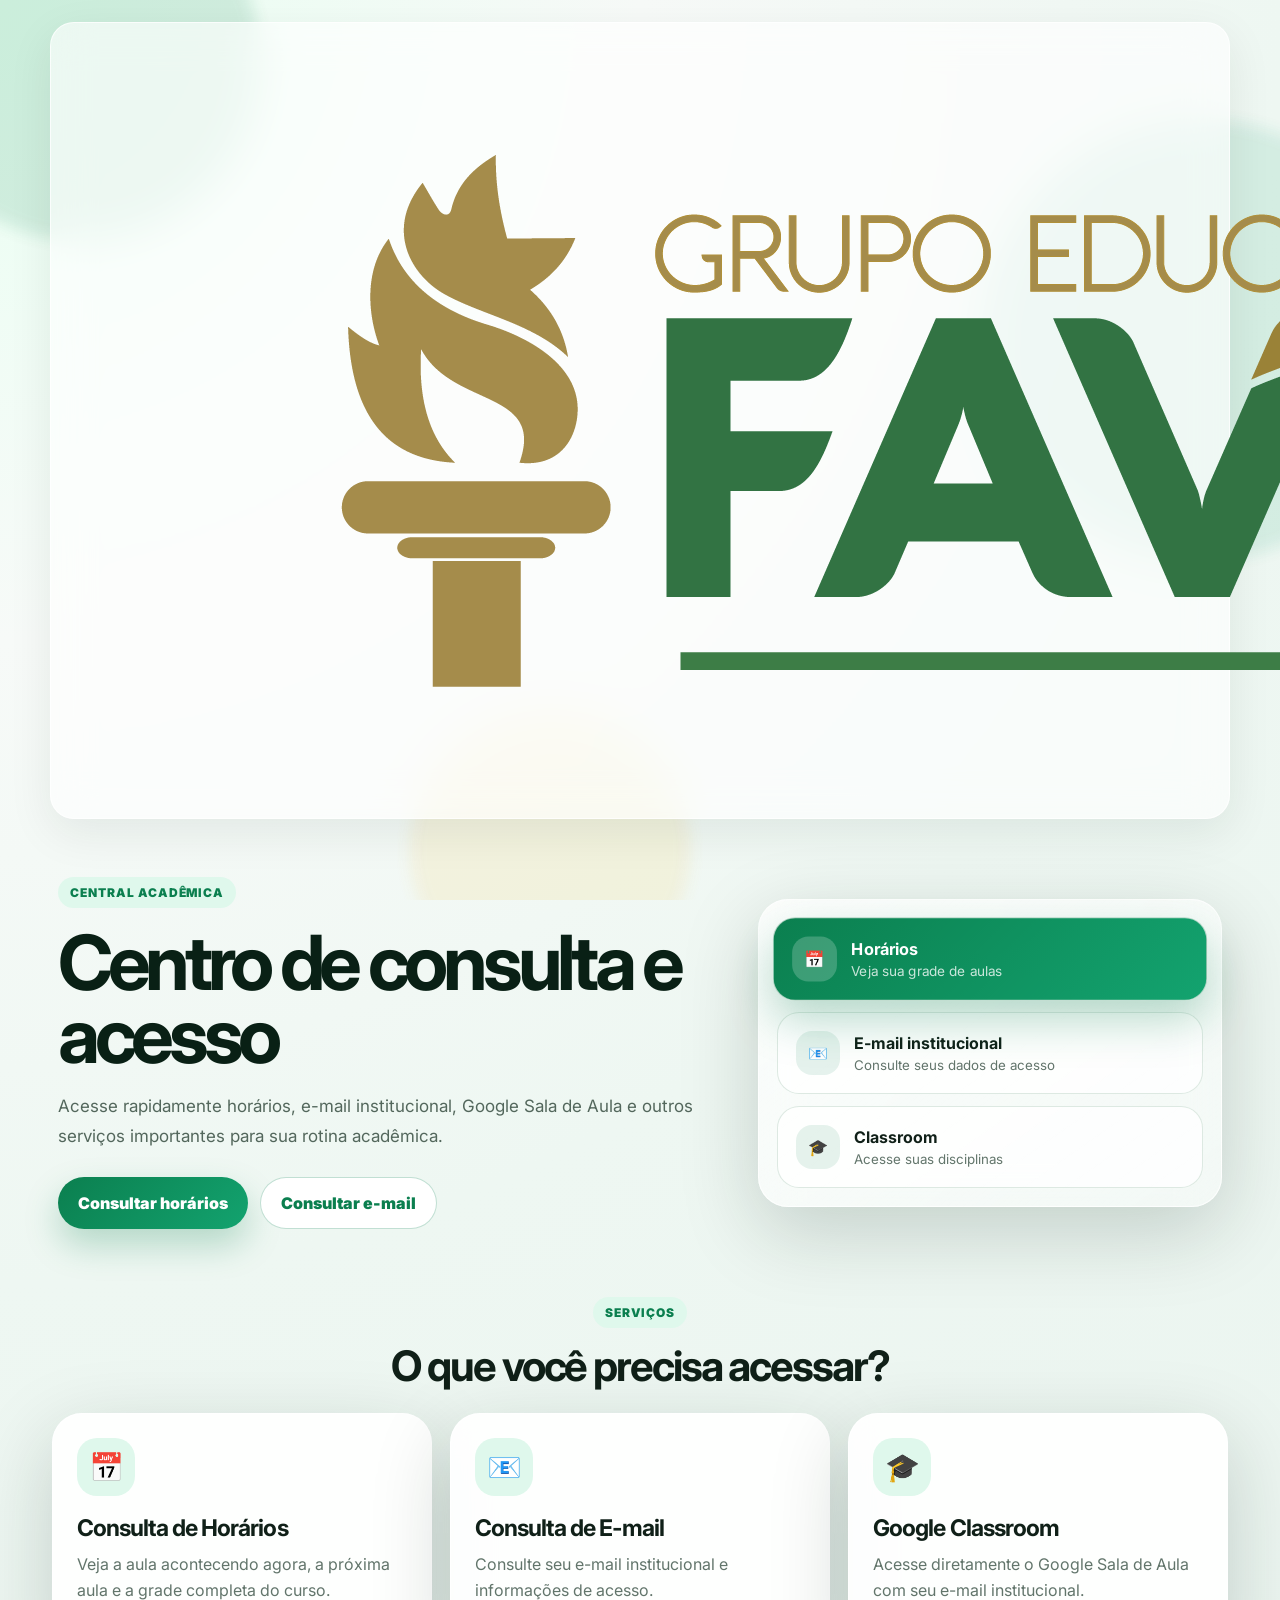
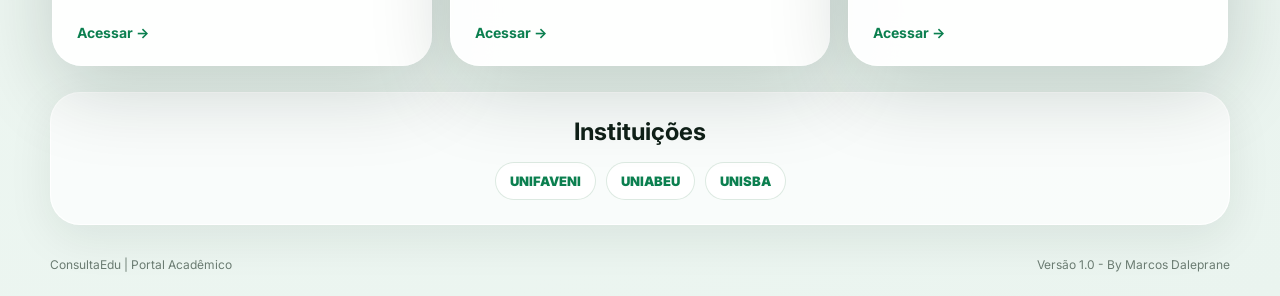
<file: index.html>
<!DOCTYPE html>
<html lang="pt-BR">
<head>
  <meta charset="UTF-8" />
  <meta name="viewport" content="width=device-width, initial-scale=1.0" />
  <title>ConsultaEdu | Portal Acadêmico</title>
  <link rel="icon" type="image/png" href="favicon.png">

  <link rel="preconnect" href="https://fonts.googleapis.com">
  <link rel="preconnect" href="https://fonts.gstatic.com" crossorigin>
  <link href="https://fonts.googleapis.com/css2?family=Inter:wght@400;600;700;800;900&display=swap" rel="stylesheet">

  <link rel="stylesheet" href="style.css" />
  <meta name="description" content="Centro de consulta e acesso. Consulte horários, e-mail institucional e acesse o Google Classroom.">

<meta property="og:title" content="ConsultaEdu">
<meta property="og:description" content="Centro de consulta e acesso. Consulte horários, e-mail institucional e acesse o Google Classroom.">
<meta property="og:type" content="website">
<meta property="og:url" content="https://consultaedu.github.io/">
<meta property="og:image" content="https://consultaedu.github.io/preview.png">

<meta name="twitter:card" content="summary_large_image">
<meta name="twitter:title" content="ConsultaEdu">
<meta name="twitter:description" content="Centro de consulta e acesso">
<meta name="twitter:image" content="https://consultaedu.github.io/preview.png">
</head>
<body>

<div class="page-bg">
  <div class="orb orb-1"></div>
  <div class="orb orb-2"></div>
  <div class="orb orb-3"></div>
</div>

<header class="hero">
  <nav class="topbar">
    <div class="brand">
  <img src="grupo-faveni.png" alt="Grupo Educacional FAVENI" class="brand-logo">

  <div class="brand-divider"></div>

  <div class="brand-text">
    <strong>ConsultaEdu</strong>
    <span>Portal Acadêmico</span>
  </div>
</div>

    <a class="topbar-link" href="https://classroom.google.com" target="_blank">
      Google Classroom
    </a>
  </nav>

  <section class="hero-content">
    <div class="hero-copy">
      <div class="eyebrow">Central acadêmica</div>
      <h1>Centro de consulta e acesso</h1>
      <p>
        Acesse rapidamente horários, e-mail institucional, Google Sala de Aula
        e outros serviços importantes para sua rotina acadêmica.
      </p>

      <div class="hero-actions">
        <a href="https://consultaedu.github.io/horarios/" class="primary-btn">Consultar horários</a>
        <a href="https://consultaedu.github.io/consulta-email/" class="secondary-btn">Consultar e-mail</a>
      </div>
    </div>

    <div class="hero-panel">
      <div class="mini-card active">
        <span>📅</span>
        <div>
          <strong>Horários</strong>
          <small>Veja sua grade de aulas</small>
        </div>
      </div>

      <div class="mini-card">
        <span>📧</span>
        <div>
          <strong>E-mail institucional</strong>
          <small>Consulte seus dados de acesso</small>
        </div>
      </div>

      <div class="mini-card">
        <span>🎓</span>
        <div>
          <strong>Classroom</strong>
          <small>Acesse suas disciplinas</small>
        </div>
      </div>
    </div>
  </section>
</header>

<main class="container">

  <section class="section-title">
    <span>Serviços</span>
    <h2>O que você precisa acessar?</h2>
  </section>

  <section class="services-grid">

    <a class="service-card available" href="https://consultaedu.github.io/horarios/">
      <div class="service-icon">📅</div>
      <div>
        <h3>Consulta de Horários</h3>
        <p>Veja a aula acontecendo agora, a próxima aula e a grade completa do curso.</p>
      </div>
      <strong>Acessar →</strong>
    </a>

    <a class="service-card available" href="https://consultaedu.github.io/consulta-email/">
      <div class="service-icon">📧</div>
      <div>
        <h3>Consulta de E-mail</h3>
        <p>Consulte seu e-mail institucional e informações de acesso.</p>
      </div>
      <strong>Acessar →</strong>
    </a>

    <a class="service-card available" href="https://classroom.google.com" target="_blank">
      <div class="service-icon">🎓</div>
      <div>
        <h3>Google Classroom</h3>
        <p>Acesse diretamente o Google Sala de Aula com seu e-mail institucional.</p>
      </div>
      <strong>Acessar →</strong>
    </a>

  </section>

  <section class="institutions">
    <h2>Instituições</h2>
    <div class="institution-list">
      <span>UNIFAVENI</span>
      <span>UNIABEU</span>
      <span>UNISBA</span>
    </div>
  </section>

</main>

<footer class="footer">
  <span>ConsultaEdu | Portal Acadêmico</span>
  <span>Versão 1.0 - By Marcos Daleprane</span>
</footer>

</body>
</html>
</file>
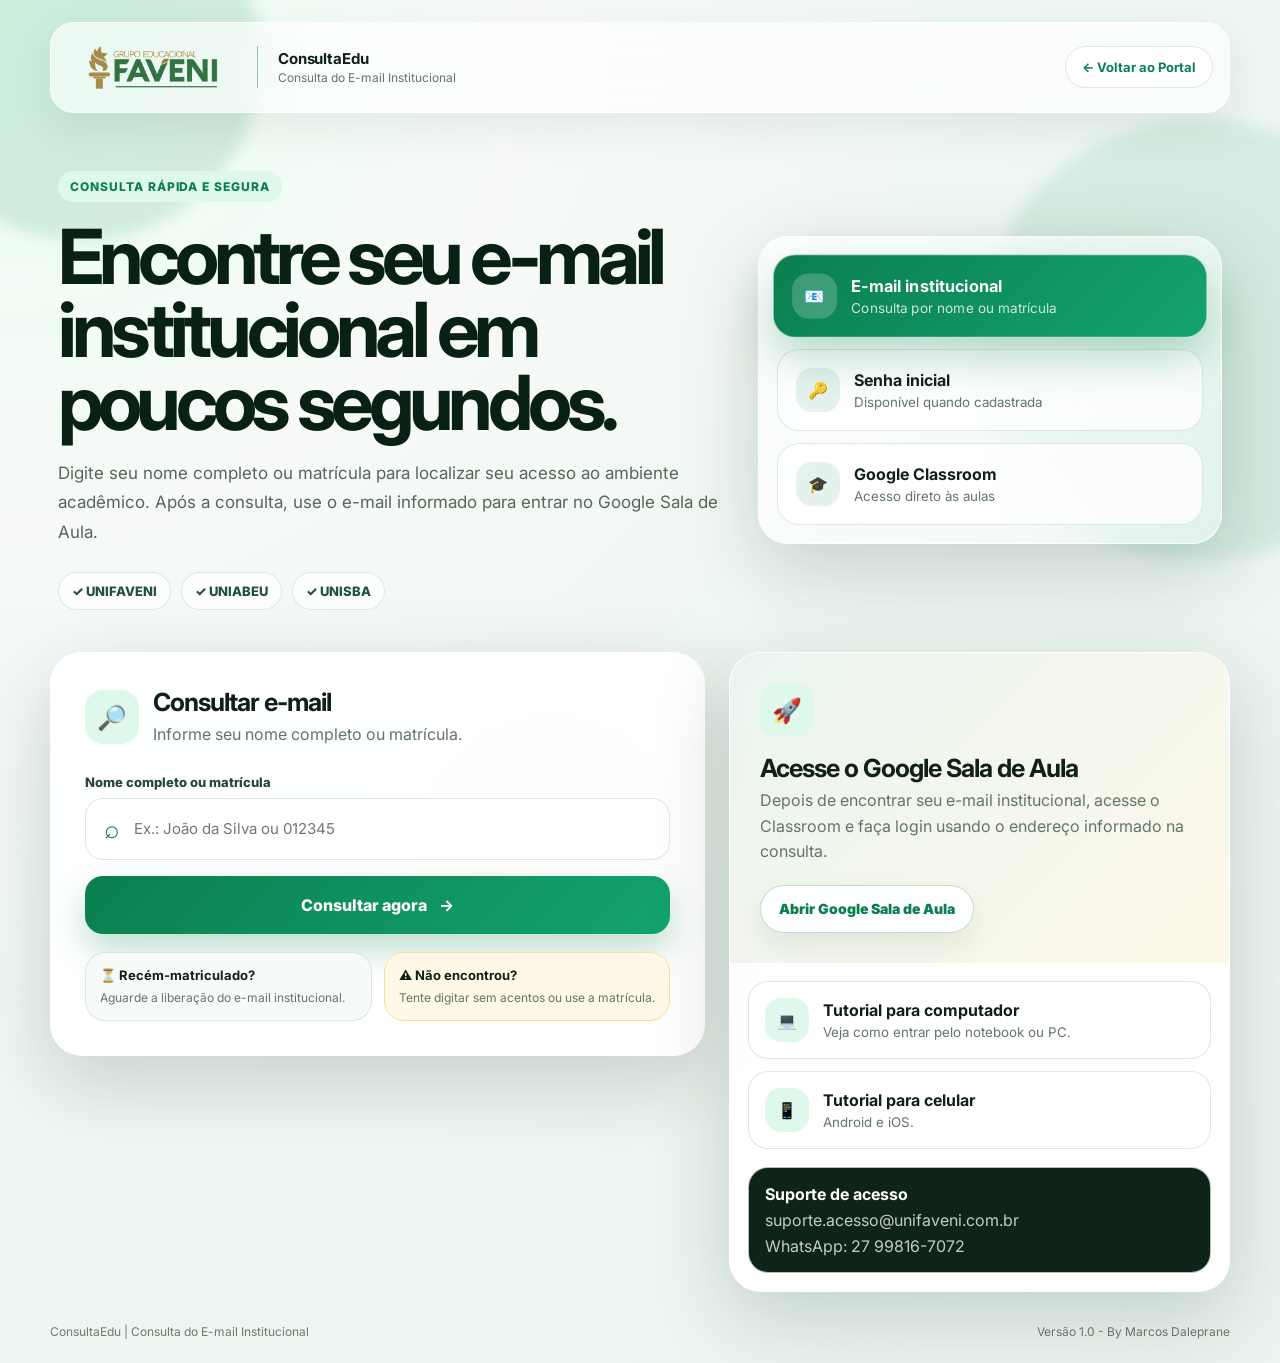
<file: consulta-email/index.html>
<!DOCTYPE html>
<html lang="pt-BR">
<head>
  <meta charset="UTF-8" />
  <meta name="viewport" content="width=device-width, initial-scale=1.0" />
  <title>Consulta do E-mail Institucional</title>
  <link rel="icon" type="image/png" href="favicon.png">
  <link rel="preconnect" href="https://fonts.googleapis.com">
  <link rel="preconnect" href="https://fonts.gstatic.com" crossorigin>
  <link href="https://fonts.googleapis.com/css2?family=Inter:wght@400;500;600;700;800&display=swap" rel="stylesheet">
  <link rel="stylesheet" href="style.css" />
</head>
<body>
  <div class="page-bg">
    <span class="orb orb-1"></span>
    <span class="orb orb-2"></span>
    <span class="orb orb-3"></span>
  </div>

  <header class="hero">
    <nav class="topbar">
  <div class="brand">
    <img src="grupo-faveni.png" alt="Grupo Educacional FAVENI" class="brand-logo">

    <div class="brand-divider"></div>

    <div class="brand-text">
      <strong>ConsultaEdu</strong>
      <span>Consulta do E-mail Institucional</span>
    </div>
  </div>

  <a class="topbar-link" href="https://consultaedu.com.br/">
    ← Voltar ao Portal
  </a>
</nav>

    <section class="hero-content">
      <div class="hero-copy">
        <div class="eyebrow">Consulta rápida e segura</div>
        <h1>Encontre seu e-mail institucional em poucos segundos.</h1>
        <p>
          Digite seu nome completo ou matrícula para localizar seu acesso ao ambiente acadêmico.
          Após a consulta, use o e-mail informado para entrar no Google Sala de Aula.
        </p>
        <div class="hero-badges">
          <span>✓ UNIFAVENI</span>
          <span>✓ UNIABEU</span>
          <span>✓ UNISBA</span>
        </div>
      </div>

      <div class="hero-panel" aria-hidden="true">
        <div class="mini-card active">
          <span>📧</span>
          <div>
            <strong>E-mail institucional</strong>
            <small>Consulta por nome ou matrícula</small>
          </div>
        </div>
        <div class="mini-card">
          <span>🔑</span>
          <div>
            <strong>Senha inicial</strong>
            <small>Disponível quando cadastrada</small>
          </div>
        </div>
        <div class="mini-card">
          <span>🎓</span>
          <div>
            <strong>Google Classroom</strong>
            <small>Acesso direto às aulas</small>
          </div>
        </div>
      </div>
    </section>
  </header>

  <main class="main-layout">
    <section class="search-card" aria-labelledby="titulo-consulta">
      <div class="card-header">
        <div class="card-icon">🔎</div>
        <div>
          <h2 id="titulo-consulta">Consultar e-mail</h2>
          <p>Informe seu nome completo ou matrícula.</p>
        </div>
      </div>

      <div class="input-group">
        <label for="busca">Nome completo ou matrícula</label>
        <div class="input-shell">
          <span>⌕</span>
          <input id="busca" type="text" autocomplete="off" placeholder="Ex.: João da Silva ou 012345" onkeydown="handleEnter(event)" />
        </div>
      </div>

      <button id="btn" class="primary-btn" onclick="consultar()">
        <span>Consultar agora</span>
        <strong>→</strong>
      </button>

      <div id="loading" class="loading" role="status" aria-live="polite">
        <div class="spinner"></div>
        <span>Pesquisando cadastro...</span>
      </div>

      <div id="retorno" class="results" aria-live="polite"></div>

      <div class="notice-grid">
        <div class="notice soft">
          <strong>⏳ Recém-matriculado?</strong>
          <span>Aguarde a liberação do e-mail institucional.</span>
        </div>
        <div class="notice warning">
          <strong>⚠️ Não encontrou?</strong>
          <span>Tente digitar sem acentos ou use a matrícula.</span>
        </div>
      </div>
    </section>

    <aside class="info-card" aria-labelledby="titulo-classroom">
      <div class="info-hero">
        <div class="info-icon">🚀</div>
        <h2 id="titulo-classroom">Acesse o Google Sala de Aula</h2>
        <p>
          Depois de encontrar seu e-mail institucional, acesse o Classroom e faça login usando o endereço informado na consulta.
        </p>
        <a class="secondary-btn" href="https://classroom.google.com" target="_blank" rel="noopener noreferrer">
          Abrir Google Sala de Aula
        </a>
      </div>

      <div class="steps">
        <a class="step-card" href="https://drive.google.com/file/d/1C1Gi6L8xB6NpAk1MniViTGx2w_5npl6U/view?usp=drive_link" target="_blank" rel="noopener noreferrer">
          <span>💻</span>
          <div>
            <strong>Tutorial para computador</strong>
            <small>Veja como entrar pelo notebook ou PC.</small>
          </div>
        </a>

        <a class="step-card" href="https://drive.google.com/file/d/1neYusD5PGZJX03I6_sOutcZrgISVScFg/view?usp=drive_link" target="_blank" rel="noopener noreferrer">
          <span>📱</span>
          <div>
            <strong>Tutorial para celular</strong>
            <small>Android e iOS.</small>
          </div>
        </a>
      </div>

      <div class="support-box">
        <strong>Suporte de acesso</strong>
        <span>suporte.acesso@unifaveni.com.br</span>
        <span>WhatsApp: 27 99816-7072</span>
      </div>
    </aside>
  </main>

  <footer class="footer">
  <span>ConsultaEdu | Consulta do E-mail Institucional</span>
  <span>Versão 1.0 - By Marcos Daleprane</span>
</footer>

  <script src="script.js?v=11"></script>
</body>
</html>
</file>
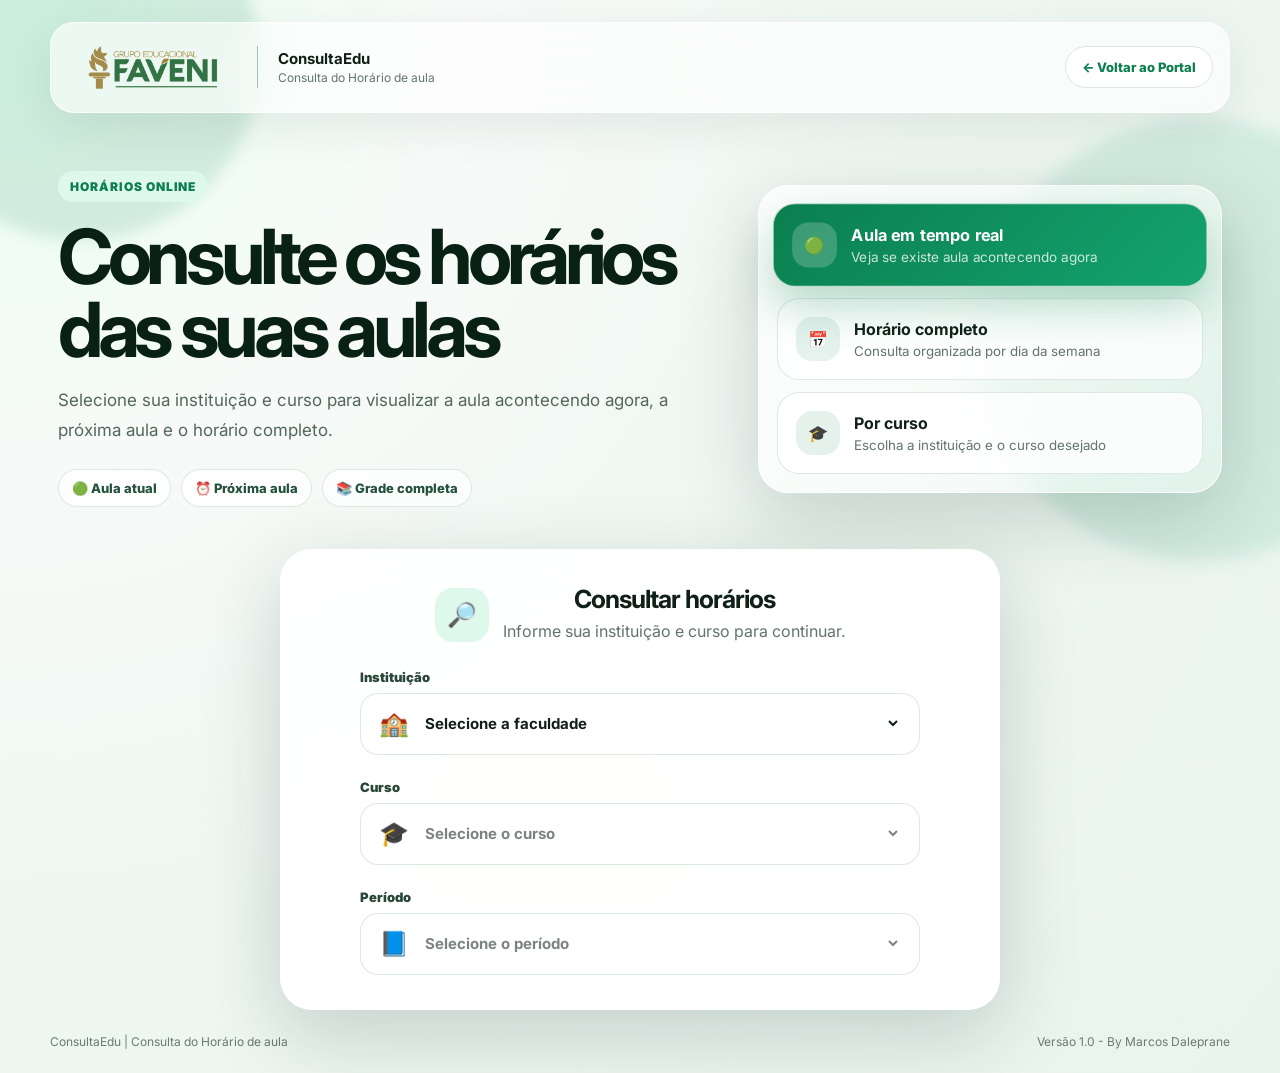
<file: horarios/index.html>
<!DOCTYPE html>
<html lang="pt-BR">
<head>
  <meta charset="UTF-8" />
  <meta name="viewport" content="width=device-width, initial-scale=1.0" />
  <title>Consulta do Horário de aula</title>
  <link rel="icon" type="image/png" sizes="32x32" href="favicon.png">

  <link rel="preconnect" href="https://fonts.googleapis.com">
  <link rel="preconnect" href="https://fonts.gstatic.com" crossorigin>
  <link href="https://fonts.googleapis.com/css2?family=Inter:wght@400;600;700;800;900&display=swap" rel="stylesheet">

  <link rel="stylesheet" href="style.css" />
  <meta name="description" content="Horários do Semipresencial. Consulte seus horários e acesse o Google Classroom.">

<meta property="og:title" content="ConsultaEdu">
<meta property="og:description" content="Horários do Semipresencial. Consulte seus horários e acesse o Google Classroom.">
<meta property="og:type" content="website">
<meta property="og:url" content="https://consultaedu.github.io/">
<meta property="og:image" content="https://consultaedu.github.io/preview.png">

<meta name="twitter:card" content="summary_large_image">
<meta name="twitter:title" content="ConsultaEdu">
<meta name="twitter:description" content="Horários do Semipresencial.">
<meta name="twitter:image" content="https://consultaedu.github.io/preview.png">
</head>
<body>

<div class="page-bg">
  <div class="orb orb-1"></div>
  <div class="orb orb-2"></div>
  <div class="orb orb-3"></div>
</div>

<header class="hero">
  <nav class="topbar">
  <div class="brand">
    <img src="grupo-faveni.png" alt="Grupo Educacional FAVENI" class="brand-logo">

    <div class="brand-divider"></div>

    <div class="brand-text">
      <strong>ConsultaEdu</strong>
      <span>Consulta do Horário de aula</span>
    </div>
  </div>

  <a class="topbar-link" href="https://consultaedu.com.br/">
    ← Voltar ao Portal
  </a>
</nav>

  <div class="hero-content">
    <div class="hero-copy">
      <div class="eyebrow">Horários online</div>
      <h1>Consulte os horários das suas aulas</h1>
      <p>
        Selecione sua instituição e curso para visualizar a aula acontecendo agora,
        a próxima aula e o horário completo.
      </p>

      <div class="hero-badges">
        <span>🟢 Aula atual</span>
        <span>⏰ Próxima aula</span>
        <span>📚 Grade completa</span>
      </div>
    </div>

    <div class="hero-panel">
      <div class="mini-card active">
        <span>🟢</span>
        <div>
          <strong>Aula em tempo real</strong>
          <small>Veja se existe aula acontecendo agora</small>
        </div>
      </div>

      <div class="mini-card">
        <span>📅</span>
        <div>
          <strong>Horário completo</strong>
          <small>Consulta organizada por dia da semana</small>
        </div>
      </div>

      <div class="mini-card">
        <span>🎓</span>
        <div>
          <strong>Por curso</strong>
          <small>Escolha a instituição e o curso desejado</small>
        </div>
      </div>
    </div>
  </div>
</header>

<main class="main-layout">

  <section class="search-card">
    <div class="card-header">
      <div class="card-icon">🔎</div>
      <div>
        <h2>Consultar horários</h2>
        <p>Informe sua instituição e curso para continuar.</p>
      </div>
    </div>

    <div class="input-group">
      <label for="faculdade">Instituição</label>
      <div class="select-shell">
        <span>🏫</span>
        <select id="faculdade">
          <option value="">Selecione a faculdade</option>
        </select>
      </div>
    </div>

    <div class="input-group">
      <label for="curso">Curso</label>
      <div class="select-shell">
        <span>🎓</span>
        <select id="curso" disabled>
          <option value="">Selecione o curso</option>
        </select>
      </div>
    </div>
    
    <div class="input-group">
      <label for="periodo">Período</label>
      <div class="select-shell">
        <span>📘</span>
        <select id="periodo" disabled>
          <option value="">Selecione o período</option>
        </select>
      </div>
    </div>
  </section>

</main>

<section id="resultado" class="results-layout oculto">
  <div class="result-card destaque" id="aulaAgora"></div>
  <div class="result-card destaque secundaria" id="proximaAula"></div>

  <div class="result-card grade-card">
    <h2>📅 Horário completo</h2>
    <div id="gradeHorarios"></div>
  </div>
</section>

<footer class="footer">
  <span>ConsultaEdu | Consulta do Horário de aula</span>
  <span>Versão 1.0 - By Marcos Daleprane</span>
</footer>

<script src="script.js"></script>
</body>
</html>
</file>
<file: style.css>
:root {
  --surface: rgba(255, 255, 255, 0.92);
  --text: #102018;
  --muted: #62756b;
  --green: #0b7f4f;
  --green-2: #13a36f;
  --green-3: #dff8ec;
  --yellow: #f3c74f;
  --border: rgba(213, 228, 219, 0.82);
  --shadow: 0 24px 80px rgba(5, 35, 22, 0.18);
}

* {
  box-sizing: border-box;
}

body {
  margin: 0;
  min-height: 100vh;
  font-family: "Inter", Arial, sans-serif;
  color: var(--text);
  background: radial-gradient(circle at top left, #e9fff2 0, #f7faf8 28%, #eef7f2 56%, #eaf4ef 100%);
  overflow-x: hidden;
}

.page-bg {
  position: fixed;
  inset: 0;
  pointer-events: none;
  overflow: hidden;
  z-index: -1;
}

.orb {
  position: absolute;
  border-radius: 999px;
  filter: blur(8px);
  opacity: 0.75;
}

.orb-1 {
  width: 360px;
  height: 360px;
  background: rgba(11, 127, 79, 0.18);
  top: -120px;
  left: -100px;
}

.orb-2 {
  width: 440px;
  height: 440px;
  background: rgba(19, 163, 111, 0.16);
  right: -140px;
  top: 120px;
}

.orb-3 {
  width: 280px;
  height: 280px;
  background: rgba(243, 199, 79, 0.18);
  bottom: -90px;
  left: 32%;
}

.hero {
  max-width: 1220px;
  margin: 0 auto;
  padding: 22px 20px 14px;
}

.topbar {
  min-height: 74px;
  padding: 14px 16px;
  border-radius: 24px;
  background: rgba(255, 255, 255, 0.62);
  border: 1px solid rgba(255,255,255,0.72);
  backdrop-filter: blur(20px);
  box-shadow: 0 14px 45px rgba(5, 35, 22, 0.08);
  display: flex;
  justify-content: space-between;
  gap: 18px;
  align-items: center;
}

.brand {
  display: flex;
  align-items: center;
  gap: 12px;
}

.brand-icon {
  width: 46px;
  height: 46px;
  display: grid;
  place-items: center;
  border-radius: 16px;
  background: linear-gradient(135deg, var(--green), var(--green-2));
  color: #fff;
  box-shadow: 0 14px 30px rgba(11, 127, 79, 0.28);
}

.brand strong,
.brand span {
  display: block;
}

.brand strong {
  font-size: 15px;
}

.brand span {
  margin-top: 2px;
  color: var(--muted);
  font-size: 12px;
}

.topbar-link {
  padding: 12px 16px;
  border-radius: 999px;
  color: var(--green);
  background: #fff;
  border: 1px solid var(--border);
  font-size: 13px;
  font-weight: 800;
  text-decoration: none;
}

.hero-content {
  padding: 58px 8px 28px;
  display: grid;
  grid-template-columns: 1.18fr 0.82fr;
  gap: 32px;
  align-items: center;
}

.eyebrow {
  width: fit-content;
  padding: 8px 12px;
  border-radius: 999px;
  background: var(--green-3);
  color: var(--green);
  font-weight: 900;
  font-size: 12px;
  text-transform: uppercase;
  letter-spacing: 0.08em;
}

h1, h2, h3, p {
  margin: 0;
}

.hero-copy h1 {
  margin-top: 18px;
  max-width: 760px;
  font-size: clamp(38px, 6vw, 76px);
  line-height: 0.96;
  letter-spacing: -0.07em;
  color: #092015;
}

.hero-copy p {
  max-width: 660px;
  margin-top: 20px;
  color: #53675c;
  font-size: 17px;
  line-height: 1.75;
}

.hero-actions {
  margin-top: 26px;
  display: flex;
  gap: 12px;
  flex-wrap: wrap;
}

.primary-btn,
.secondary-btn {
  min-height: 52px;
  padding: 0 20px;
  border-radius: 999px;
  display: inline-flex;
  align-items: center;
  justify-content: center;
  text-decoration: none;
  font-weight: 900;
  transition: 0.2s ease;
}

.primary-btn {
  background: linear-gradient(135deg, var(--green), var(--green-2));
  color: #fff;
  box-shadow: 0 16px 34px rgba(11, 127, 79, 0.26);
}

.secondary-btn {
  background: #fff;
  color: var(--green);
  border: 1px solid rgba(11, 127, 79, 0.25);
}

.primary-btn:hover,
.secondary-btn:hover,
.service-card:hover {
  transform: translateY(-3px);
}

.hero-panel {
  padding: 18px;
  border-radius: 30px;
  background: linear-gradient(145deg, rgba(255,255,255,0.78), rgba(255,255,255,0.36));
  border: 1px solid rgba(255,255,255,0.76);
  box-shadow: var(--shadow);
  backdrop-filter: blur(20px);
  display: grid;
  gap: 12px;
}

.mini-card {
  padding: 18px;
  border-radius: 22px;
  background: rgba(255,255,255,0.8);
  border: 1px solid rgba(213,228,219,0.8);
  display: flex;
  gap: 14px;
  align-items: center;
}

.mini-card.active {
  background: linear-gradient(135deg, var(--green), var(--green-2));
  color: #fff;
  transform: scale(1.02);
  box-shadow: 0 20px 44px rgba(11,127,79,0.28);
}

.mini-card span {
  width: 44px;
  height: 44px;
  display: grid;
  place-items: center;
  border-radius: 16px;
  background: rgba(11,127,79,0.1);
}

.mini-card.active span {
  background: rgba(255,255,255,0.2);
}

.mini-card strong,
.mini-card small {
  display: block;
}

.mini-card small {
  margin-top: 4px;
  color: var(--muted);
}

.mini-card.active small {
  color: rgba(255,255,255,0.78);
}

.container {
  max-width: 1220px;
  margin: 0 auto 32px;
  padding: 0 20px;
}

.section-title {
  text-align: center;
  margin: 26px auto 22px;
}

.section-title span {
  display: inline-block;
  padding: 8px 12px;
  border-radius: 999px;
  background: var(--green-3);
  color: var(--green);
  font-size: 12px;
  font-weight: 900;
  text-transform: uppercase;
  letter-spacing: 0.08em;
}

.section-title h2 {
  margin-top: 12px;
  font-size: clamp(28px, 4vw, 42px);
  letter-spacing: -0.05em;
}

.services-grid {
  display: flex;
  flex-wrap: wrap;
  justify-content: center;
  gap: 18px;
}

.service-card {
  width: 100%;
  max-width: 380px;
  min-height: 250px;
  padding: 24px;
  border-radius: 30px;
  background: var(--surface);
  border: 1px solid rgba(255,255,255,0.9);
  box-shadow: var(--shadow);
  backdrop-filter: blur(22px);
  color: var(--text);
  text-decoration: none;
  display: flex;
  flex-direction: column;
  justify-content: space-between;
  transition: 0.22s ease;
}

.service-card.available:hover {
  box-shadow: 0 30px 90px rgba(5,35,22,0.23);
}

.service-card.disabled {
  opacity: 0.68;
  cursor: not-allowed;
}

.service-icon {
  width: 58px;
  height: 58px;
  border-radius: 20px;
  display: grid;
  place-items: center;
  background: var(--green-3);
  color: var(--green);
  font-size: 28px;
  margin-bottom: 18px;
}

.service-card h3 {
  font-size: 23px;
  letter-spacing: -0.04em;
}

.service-card p {
  margin-top: 10px;
  color: var(--muted);
  line-height: 1.6;
}

.service-card strong {
  margin-top: 20px;
  color: var(--green);
  font-size: 14px;
}

.institutions {
  margin-top: 26px;
  padding: 24px;
  border-radius: 30px;
  background: rgba(255,255,255,0.7);
  border: 1px solid rgba(255,255,255,0.9);
  box-shadow: 0 14px 45px rgba(5,35,22,0.08);
  text-align: center;
}

.institution-list {
  margin-top: 16px;
  display: flex;
  justify-content: center;
  gap: 10px;
  flex-wrap: wrap;
}

.institution-list span {
  padding: 10px 14px;
  border-radius: 999px;
  background: #fff;
  color: var(--green);
  border: 1px solid var(--border);
  font-weight: 900;
  font-size: 13px;
}

.footer {
  max-width: 1220px;
  margin: 0 auto 24px;
  padding: 0 20px;
  display: flex;
  justify-content: space-between;
  gap: 12px;
  color: #6a7b71;
  font-size: 12px;
}

@media (max-width: 980px) {
  .hero-content {
    grid-template-columns: 1fr;
    padding-top: 38px;
  }

  .hero-panel {
    display: none;
  }
}

@media (max-width: 640px) {
  .hero {
    padding: 12px 12px 10px;
  }

  .topbar {
    align-items: flex-start;
    flex-direction: column;
    border-radius: 20px;
  }

  .topbar-link {
    width: 100%;
    text-align: center;
  }

  .hero-content {
    padding: 32px 4px 18px;
  }

  .hero-copy h1 {
    font-size: clamp(36px, 13vw, 52px);
  }

  .hero-copy p {
    font-size: 15px;
  }

  .hero-actions {
    flex-direction: column;
  }

  .primary-btn,
  .secondary-btn {
    width: 100%;
  }

  .container {
    padding: 0 12px;
  }

  .service-card {
    min-height: 220px;
    border-radius: 24px;
  }

  .footer {
    flex-direction: column;
    padding: 0 12px;
  }
}
</file>
<file: consulta-email/style.css>
:root {
  --bg: #07140f;
  --surface: rgba(255, 255, 255, 0.92);
  --surface-soft: rgba(255, 255, 255, 0.76);
  --text: #102018;
  --muted: #62756b;
  --green: #0b7f4f;
  --green-2: #13a36f;
  --green-3: #dff8ec;
  --blue: #1769e0;
  --yellow: #f3c74f;
  --red: #d93025;
  --border: rgba(213, 228, 219, 0.82);
  --shadow: 0 24px 80px rgba(5, 35, 22, 0.18);
}

* {
  box-sizing: border-box;
}

html {
  scroll-behavior: smooth;
}

body {
  margin: 0;
  min-height: 100vh;
  font-family: "Inter", Arial, sans-serif;
  color: var(--text);
  background: radial-gradient(circle at top left, #e9fff2 0, #f7faf8 28%, #eef7f2 56%, #eaf4ef 100%);
  overflow-x: hidden;
}

.page-bg {
  position: fixed;
  inset: 0;
  pointer-events: none;
  overflow: hidden;
  z-index: -1;
}

.orb {
  position: absolute;
  border-radius: 999px;
  filter: blur(8px);
  opacity: 0.75;
}

.orb-1 {
  width: 360px;
  height: 360px;
  background: rgba(11, 127, 79, 0.18);
  top: -120px;
  left: -100px;
}

.orb-2 {
  width: 440px;
  height: 440px;
  background: rgba(19, 163, 111, 0.16);
  right: -140px;
  top: 120px;
}

.orb-3 {
  width: 280px;
  height: 280px;
  background: rgba(243, 199, 79, 0.18);
  bottom: -90px;
  left: 32%;
}

.hero {
  max-width: 1220px;
  margin: 0 auto;
  padding: 22px 20px 14px;
}

.topbar {
  min-height: 74px;
  padding: 14px 16px;
  border: 1px solid rgba(255, 255, 255, 0.72);
  border-radius: 24px;
  background: rgba(255, 255, 255, 0.62);
  backdrop-filter: blur(20px);
  box-shadow: 0 14px 45px rgba(5, 35, 22, 0.08);
  display: flex;
  justify-content: space-between;
  gap: 18px;
  align-items: center;
}

.brand {
  display: flex;
  align-items: center;
  gap: 0;
}

.brand-logo {
  width: 170px;
  max-width: 170px;
  height: auto;
  display: block;
  object-fit: contain;
  flex-shrink: 0;
}

.brand-divider {
  width: 1px;
  height: 42px;
  background: rgba(0, 80, 45, 0.35);
  margin: 0 20px;
  flex-shrink: 0;
}

.brand-text strong,
.brand-text span {
  display: block;
}

.brand strong,
.brand span {
  display: block;
}

.brand strong {
  font-size: 15px;
  letter-spacing: -0.01em;
}

.brand span {
  margin-top: 2px;
  color: var(--muted);
  font-size: 12px;
}

.topbar-link,
.secondary-btn,
.primary-btn,
.copy-btn {
  text-decoration: none;
  border: 0;
  cursor: pointer;
  font: inherit;
}

.topbar-link {
  padding: 12px 16px;
  border-radius: 999px;
  color: var(--green);
  background: #fff;
  border: 1px solid var(--border);
  font-size: 13px;
  font-weight: 700;
  transition: 0.2s ease;
}

.topbar-link:hover {
  transform: translateY(-1px);
  box-shadow: 0 12px 24px rgba(5, 35, 22, 0.1);
}

.hero-content {
  padding: 58px 8px 28px;
  display: grid;
  grid-template-columns: 1.18fr 0.82fr;
  gap: 32px;
  align-items: center;
}

.eyebrow {
  width: fit-content;
  padding: 8px 12px;
  border-radius: 999px;
  background: var(--green-3);
  color: var(--green);
  font-weight: 800;
  font-size: 12px;
  text-transform: uppercase;
  letter-spacing: 0.08em;
}

h1,
h2,
p {
  margin: 0;
}

.hero-copy h1 {
  margin-top: 18px;
  max-width: 760px;
  font-size: clamp(38px, 6vw, 76px);
  line-height: 0.96;
  letter-spacing: -0.07em;
  color: #092015;
}

.hero-copy p {
  max-width: 660px;
  margin-top: 20px;
  color: #53675c;
  font-size: 17px;
  line-height: 1.75;
}

.hero-badges {
  margin-top: 24px;
  display: flex;
  gap: 10px;
  flex-wrap: wrap;
}

.hero-badges span {
  padding: 10px 13px;
  border-radius: 999px;
  background: rgba(255, 255, 255, 0.74);
  border: 1px solid var(--border);
  color: #24513b;
  font-size: 13px;
  font-weight: 800;
}

.hero-panel {
  padding: 18px;
  border-radius: 30px;
  background: linear-gradient(145deg, rgba(255, 255, 255, 0.78), rgba(255, 255, 255, 0.36));
  border: 1px solid rgba(255, 255, 255, 0.76);
  box-shadow: var(--shadow);
  backdrop-filter: blur(20px);
  display: grid;
  gap: 12px;
}

.mini-card {
  padding: 18px;
  border-radius: 22px;
  background: rgba(255, 255, 255, 0.8);
  border: 1px solid rgba(213, 228, 219, 0.8);
  display: flex;
  gap: 14px;
  align-items: center;
}

.mini-card.active {
  background: linear-gradient(135deg, #0b7f4f, #13a36f);
  color: #fff;
  transform: scale(1.02);
  box-shadow: 0 20px 44px rgba(11, 127, 79, 0.28);
}

.mini-card span {
  width: 44px;
  height: 44px;
  display: grid;
  place-items: center;
  border-radius: 16px;
  background: rgba(11, 127, 79, 0.1);
}

.mini-card.active span {
  background: rgba(255, 255, 255, 0.2);
}

.mini-card strong,
.mini-card small {
  display: block;
}

.mini-card small {
  color: var(--muted);
  margin-top: 4px;
}

.mini-card.active small {
  color: rgba(255, 255, 255, 0.78);
}

.main-layout {
  max-width: 1220px;
  margin: 0 auto 32px;
  padding: 0 20px;
  display: grid;
  grid-template-columns: minmax(0, 1.02fr) minmax(360px, 0.78fr);
  gap: 24px;
  align-items: start;
}

.search-card,
.info-card {
  border-radius: 32px;
  background: var(--surface);
  border: 1px solid rgba(255, 255, 255, 0.9);
  box-shadow: var(--shadow);
  backdrop-filter: blur(22px);
}

.search-card {
  padding: clamp(22px, 4vw, 34px);
}

.card-header {
  display: flex;
  gap: 14px;
  align-items: center;
}

.card-icon,
.info-icon {
  width: 54px;
  height: 54px;
  display: grid;
  place-items: center;
  border-radius: 18px;
  background: var(--green-3);
  color: var(--green);
  font-size: 24px;
}

.card-header h2,
.info-hero h2 {
  font-size: 25px;
  letter-spacing: -0.04em;
}

.card-header p,
.info-hero p {
  color: var(--muted);
  margin-top: 5px;
  line-height: 1.6;
}

.input-group {
  margin-top: 26px;
}

.input-group label {
  display: block;
  font-size: 13px;
  font-weight: 800;
  color: #294739;
  margin-bottom: 8px;
}

.input-shell {
  min-height: 62px;
  padding: 0 18px;
  border-radius: 18px;
  background: #fff;
  border: 1px solid var(--border);
  display: flex;
  gap: 12px;
  align-items: center;
  transition: 0.2s ease;
}

.input-shell:focus-within {
  border-color: rgba(11, 127, 79, 0.55);
  box-shadow: 0 0 0 5px rgba(11, 127, 79, 0.12);
}

.input-shell span {
  color: var(--green);
  font-size: 26px;
}

.input-shell input {
  width: 100%;
  border: 0;
  outline: 0;
  font: inherit;
  font-size: 15px;
  color: var(--text);
  background: transparent;
}

.primary-btn {
  width: 100%;
  min-height: 58px;
  margin-top: 16px;
  padding: 0 18px;
  border-radius: 18px;
  background: linear-gradient(135deg, var(--green), var(--green-2));
  color: #fff;
  font-weight: 800;
  display: flex;
  align-items: center;
  justify-content: center;
  gap: 12px;
  transition: 0.2s ease;
  box-shadow: 0 16px 34px rgba(11, 127, 79, 0.26);
}

.primary-btn:hover:not(:disabled) {
  transform: translateY(-2px);
  box-shadow: 0 22px 42px rgba(11, 127, 79, 0.3);
}

.primary-btn:disabled {
  opacity: 0.68;
  cursor: not-allowed;
}

.loading {
  display: none;
  margin-top: 18px;
  padding: 16px;
  border-radius: 18px;
  background: #f6fbf8;
  border: 1px solid var(--border);
  align-items: center;
  gap: 12px;
  color: var(--muted);
  font-weight: 700;
}

.spinner {
  width: 28px;
  height: 28px;
  border: 3px solid #dbe8e1;
  border-top-color: var(--green);
  border-radius: 50%;
  animation: spin 0.8s linear infinite;
}

@keyframes spin {
  to { transform: rotate(360deg); }
}

.results:empty {
  display: none;
}

.results {
  margin-top: 18px;
  display: grid;
  gap: 14px;
}

.status-card,
.result-summary,
.result-card,
.notice,
.support-box,
.step-card {
  border: 1px solid var(--border);
  border-radius: 20px;
}

.status-card {
  padding: 16px;
}

.status-card strong,
.status-card p {
  display: block;
}

.status-card p {
  margin-top: 8px;
  color: #526258;
  line-height: 1.55;
}

.status-card.error {
  background: #fff4f2;
  border-color: #ffd0ca;
}

.status-card.success {
  background: #edfdf4;
  border-color: #bdebd2;
}

.result-summary {
  padding: 14px 16px;
  background: #edfdf4;
  color: #0a6e43;
  font-weight: 900;
}

.result-card {
  padding: 18px;
  background: linear-gradient(180deg, #fff, #f9fcfa);
  box-shadow: 0 10px 30px rgba(5, 35, 22, 0.06);
}

.result-top {
  display: flex;
  align-items: center;
  justify-content: space-between;
  gap: 14px;
  margin-bottom: 14px;
}

.result-top img {
  max-width: 210px;
  max-height: 68px;
  object-fit: contain;
  padding: 8px;
  border-radius: 14px;
  background: #fff;
  border: 1px solid #edf2ef;
}

.result-top span,
.fallback-logo {
  padding: 8px 10px;
  border-radius: 999px;
  background: var(--green-3);
  color: var(--green);
  font-size: 12px;
  font-weight: 900;
}

.student-name {
  font-size: 22px;
  font-weight: 900;
  letter-spacing: -0.04em;
  color: #0c281b;
  margin-bottom: 16px;
}

.data-list {
  display: grid;
  gap: 10px;
}

.data-list div {
  padding: 13px;
  border-radius: 16px;
  background: #f6fbf8;
  border: 1px solid #e7f0eb;
}

.data-list span,
.data-list strong {
  display: block;
  overflow-wrap: anywhere;
}

.data-list span {
  color: var(--muted);
  font-size: 12px;
  font-weight: 800;
  text-transform: uppercase;
  letter-spacing: 0.04em;
  margin-bottom: 4px;
}

.data-list strong {
  font-size: 14px;
}

.copy-btn {
  width: 100%;
  min-height: 50px;
  margin-top: 14px;
  border-radius: 16px;
  background: #fff;
  color: var(--green);
  border: 1px solid rgba(11, 127, 79, 0.3);
  font-weight: 900;
  transition: 0.2s ease;
}

.copy-btn:hover {
  background: var(--green-3);
}

.copy-btn.copied {
  background: #e6f4ea;
  color: #137333;
  border-color: #137333;
}

.notice-grid {
  margin-top: 18px;
  display: grid;
  grid-template-columns: 1fr 1fr;
  gap: 12px;
}

.notice {
  padding: 14px;
  display: grid;
  gap: 6px;
}

.notice strong {
  font-size: 13px;
}

.notice span {
  color: var(--muted);
  font-size: 12px;
  line-height: 1.45;
}

.notice.soft {
  background: #f6fbf8;
}

.notice.warning {
  background: #fff8e6;
  border-color: #f5df9f;
}

.info-card {
  overflow: hidden;
}

.info-hero {
  padding: 30px;
  background: linear-gradient(135deg, rgba(11, 127, 79, 0.08), rgba(243, 199, 79, 0.12));
}

.info-icon {
  margin-bottom: 16px;
}

.secondary-btn {
  display: inline-flex;
  margin-top: 20px;
  min-height: 48px;
  padding: 0 18px;
  border-radius: 999px;
  align-items: center;
  justify-content: center;
  background: #fff;
  color: var(--green);
  border: 1px solid rgba(11, 127, 79, 0.25);
  font-size: 14px;
  font-weight: 900;
  box-shadow: 0 12px 28px rgba(5, 35, 22, 0.08);
}

.steps {
  padding: 18px;
  display: grid;
  gap: 12px;
}

.step-card {
  text-decoration: none;
  color: var(--text);
  padding: 16px;
  display: flex;
  gap: 14px;
  align-items: center;
  background: rgba(255, 255, 255, 0.72);
  transition: 0.2s ease;
}

.step-card:hover {
  transform: translateY(-2px);
  background: #fff;
  box-shadow: 0 12px 28px rgba(5, 35, 22, 0.08);
}

.step-card > span {
  width: 44px;
  height: 44px;
  border-radius: 16px;
  display: grid;
  place-items: center;
  background: var(--green-3);
}

.step-card strong,
.step-card small {
  display: block;
}

.step-card small {
  margin-top: 4px;
  color: var(--muted);
}

.support-box {
  margin: 0 18px 18px;
  padding: 16px;
  background: #0f2418;
  color: #fff;
  display: grid;
  gap: 6px;
}

.support-box span {
  color: rgba(255, 255, 255, 0.76);
  overflow-wrap: anywhere;
}

.footer {
  max-width: 1220px;
  margin: 0 auto 24px;
  padding: 0 20px;
  display: flex;
  justify-content: space-between;
  gap: 12px;
  color: #6a7b71;
  font-size: 12px;
}

@media (max-width: 980px) {
  .hero-content,
  .main-layout {
    grid-template-columns: 1fr;
  }

  .hero-content {
    padding-top: 38px;
  }

  .hero-panel {
    display: none;
  }

  .main-layout {
    gap: 18px;
  }
}

@media (max-width: 640px) {
  .hero {
    padding: 12px 12px 10px;
  }

  .brand-logo {
  width: 135px;
  max-width: 135px;
}

.brand-divider {
  height: 34px;
  margin: 0 12px;
}

  .topbar {
    align-items: flex-start;
    flex-direction: column;
    border-radius: 20px;
  }

  .topbar-link {
    width: 100%;
    text-align: center;
  }

  .hero-content {
    padding: 32px 4px 18px;
  }

  .hero-copy h1 {
    font-size: clamp(36px, 13vw, 52px);
  }

  .hero-copy p {
    font-size: 15px;
  }

  .main-layout {
    padding: 0 12px;
  }

  .search-card,
  .info-card {
    border-radius: 24px;
  }

  .card-header {
    align-items: flex-start;
  }

  .notice-grid {
    grid-template-columns: 1fr;
  }

  .result-top {
    align-items: flex-start;
    flex-direction: column;
  }

  .result-top img {
    width: 100%;
    max-width: 100%;
  }

  .footer {
    flex-direction: column;
    padding: 0 12px;
  }
}
</file>
<file: horarios/style.css>
:root {
  --bg: #07140f;
  --surface: rgba(255, 255, 255, 0.92);
  --surface-soft: rgba(255, 255, 255, 0.76);
  --text: #102018;
  --muted: #62756b;
  --green: #0b7f4f;
  --green-2: #13a36f;
  --green-3: #dff8ec;
  --blue: #1769e0;
  --yellow: #f3c74f;
  --red: #d93025;
  --border: rgba(213, 228, 219, 0.82);
  --shadow: 0 24px 80px rgba(5, 35, 22, 0.18);
}

* {
  box-sizing: border-box;
}

html {
  scroll-behavior: smooth;
}

body {
  margin: 0;
  min-height: 100vh;
  font-family: "Inter", Arial, sans-serif;
  color: var(--text);
  background: radial-gradient(circle at top left, #e9fff2 0, #f7faf8 28%, #eef7f2 56%, #eaf4ef 100%);
  overflow-x: hidden;
}

.page-bg {
  position: fixed;
  inset: 0;
  pointer-events: none;
  overflow: hidden;
  z-index: -1;
}

.orb {
  position: absolute;
  border-radius: 999px;
  filter: blur(8px);
  opacity: 0.75;
}

.orb-1 {
  width: 360px;
  height: 360px;
  background: rgba(11, 127, 79, 0.18);
  top: -120px;
  left: -100px;
}

.orb-2 {
  width: 440px;
  height: 440px;
  background: rgba(19, 163, 111, 0.16);
  right: -140px;
  top: 120px;
}

.orb-3 {
  width: 280px;
  height: 280px;
  background: rgba(243, 199, 79, 0.18);
  bottom: -90px;
  left: 32%;
}

.hero {
  max-width: 1220px;
  margin: 0 auto;
  padding: 22px 20px 14px;
}

.topbar {
  min-height: 74px;
  padding: 14px 16px;
  border: 1px solid rgba(255, 255, 255, 0.72);
  border-radius: 24px;
  background: rgba(255, 255, 255, 0.62);
  backdrop-filter: blur(20px);
  box-shadow: 0 14px 45px rgba(5, 35, 22, 0.08);
  display: flex;
  justify-content: space-between;
  gap: 18px;
  align-items: center;
}

.brand {
  display: flex;
  align-items: center;
  gap: 0;
}

.brand-logo {
  width: 170px;
  max-width: 170px;
  height: auto;
  display: block;
  object-fit: contain;
  flex-shrink: 0;
}

.brand-divider {
  width: 1px;
  height: 42px;
  background: rgba(0, 80, 45, 0.35);
  margin: 0 20px;
  flex-shrink: 0;
}

.brand-text strong,
.brand-text span {
  display: block;
}

.brand strong,
.brand span {
  display: block;
}

.brand strong {
  font-size: 15px;
}

.brand span {
  margin-top: 2px;
  color: var(--muted);
  font-size: 12px;
}

.topbar-link,
.secondary-btn,
.botao {
  text-decoration: none;
}

.topbar-link {
  padding: 12px 16px;
  border-radius: 999px;
  color: var(--green);
  background: #fff;
  border: 1px solid var(--border);
  font-size: 13px;
  font-weight: 800;
  transition: 0.2s ease;
}

.topbar-link:hover,
.secondary-btn:hover,
.botao:hover {
  transform: translateY(-2px);
}

.hero-content {
  padding: 58px 8px 28px;
  display: grid;
  grid-template-columns: 1.18fr 0.82fr;
  gap: 32px;
  align-items: center;
}

.eyebrow {
  width: fit-content;
  padding: 8px 12px;
  border-radius: 999px;
  background: var(--green-3);
  color: var(--green);
  font-weight: 900;
  font-size: 12px;
  text-transform: uppercase;
  letter-spacing: 0.08em;
}

h1,
h2,
h3,
p {
  margin: 0;
}

.hero-copy h1 {
  margin-top: 18px;
  max-width: 760px;
  font-size: clamp(38px, 6vw, 76px);
  line-height: 0.96;
  letter-spacing: -0.07em;
  color: #092015;
}

.hero-copy p {
  max-width: 660px;
  margin-top: 20px;
  color: #53675c;
  font-size: 17px;
  line-height: 1.75;
}

.hero-badges {
  margin-top: 24px;
  display: flex;
  gap: 10px;
  flex-wrap: wrap;
}

.hero-badges span {
  padding: 10px 13px;
  border-radius: 999px;
  background: rgba(255, 255, 255, 0.74);
  border: 1px solid var(--border);
  color: #24513b;
  font-size: 13px;
  font-weight: 800;
}

.hero-panel {
  padding: 18px;
  border-radius: 30px;
  background: linear-gradient(145deg, rgba(255, 255, 255, 0.78), rgba(255, 255, 255, 0.36));
  border: 1px solid rgba(255, 255, 255, 0.76);
  box-shadow: var(--shadow);
  backdrop-filter: blur(20px);
  display: grid;
  gap: 12px;
}

.mini-card {
  padding: 18px;
  border-radius: 22px;
  background: rgba(255, 255, 255, 0.8);
  border: 1px solid rgba(213, 228, 219, 0.8);
  display: flex;
  gap: 14px;
  align-items: center;
}

.mini-card.active {
  background: linear-gradient(135deg, #0b7f4f, #13a36f);
  color: #fff;
  transform: scale(1.02);
  box-shadow: 0 20px 44px rgba(11, 127, 79, 0.28);
}

.mini-card span {
  width: 44px;
  height: 44px;
  display: grid;
  place-items: center;
  border-radius: 16px;
  background: rgba(11, 127, 79, 0.1);
}

.mini-card.active span {
  background: rgba(255, 255, 255, 0.2);
}

.mini-card strong,
.mini-card small {
  display: block;
}

.mini-card small {
  color: var(--muted);
  margin-top: 4px;
}

.mini-card.active small {
  color: rgba(255, 255, 255, 0.78);
}

.main-layout {
  max-width: 760px;
  margin: 0 auto 24px;
  padding: 0 20px;
  display: grid;
  grid-template-columns: 1fr;
  gap: 24px;
  align-items: start;
  justify-content: center;
}

.search-card,
.info-card,
.result-card {
  border-radius: 32px;
  background: var(--surface);
  border: 1px solid rgba(255, 255, 255, 0.9);
  box-shadow: var(--shadow);
  backdrop-filter: blur(22px);
}

.search-card {
  width: 100%;
  max-width: 720px;
  margin: 0 auto;
  padding: clamp(22px, 4vw, 34px);
}

.card-header {
  display: flex;
  gap: 14px;
  align-items: center;
  justify-content: center;
  text-align: center;
}

.card-icon,
.info-icon {
  width: 54px;
  height: 54px;
  display: grid;
  place-items: center;
  border-radius: 18px;
  background: var(--green-3);
  color: var(--green);
  font-size: 24px;
  flex-shrink: 0;
}

.card-header h2,
.info-hero h2 {
  font-size: 25px;
  letter-spacing: -0.04em;
}

.card-header p,
.info-hero p {
  color: var(--muted);
  margin-top: 5px;
  line-height: 1.6;
}

.input-group {
  max-width: 560px;
  margin: 24px auto 0;
}

.input-group label {
  display: block;
  font-size: 13px;
  font-weight: 900;
  color: #294739;
  margin-bottom: 8px;
}

.select-shell {
  min-height: 62px;
  padding: 0 18px;
  border-radius: 18px;
  background: #fff;
  border: 1px solid var(--border);
  display: flex;
  gap: 12px;
  align-items: center;
  transition: 0.2s ease;
}

.select-shell:focus-within {
  border-color: rgba(11, 127, 79, 0.55);
  box-shadow: 0 0 0 5px rgba(11, 127, 79, 0.12);
}

.select-shell span {
  color: var(--green);
  font-size: 24px;
}

.select-shell select {
  width: 100%;
  border: 0;
  outline: 0;
  background: transparent;
  color: var(--text);
  font: inherit;
  font-size: 15px;
  font-weight: 700;
}

.select-shell select:disabled {
  opacity: 0.55;
}

.info-card {
  display: none;
}

.info-hero {
  padding: 30px;
  background: linear-gradient(135deg, rgba(11, 127, 79, 0.08), rgba(243, 199, 79, 0.12));
}

.info-icon {
  margin-bottom: 16px;
}

.secondary-btn {
  display: inline-flex;
  margin-top: 20px;
  min-height: 48px;
  padding: 0 18px;
  border-radius: 999px;
  align-items: center;
  justify-content: center;
  background: #fff;
  color: var(--green);
  border: 1px solid rgba(11, 127, 79, 0.25);
  font-size: 14px;
  font-weight: 900;
  box-shadow: 0 12px 28px rgba(5, 35, 22, 0.08);
}

.steps {
  padding: 18px;
  display: grid;
  gap: 12px;
}

.step-card {
  padding: 16px;
  border: 1px solid var(--border);
  border-radius: 20px;
  display: flex;
  gap: 14px;
  align-items: center;
  background: rgba(255, 255, 255, 0.72);
}

.step-card > span {
  min-width: 44px;
  height: 44px;
  border-radius: 16px;
  display: grid;
  place-items: center;
  background: var(--green-3);
  color: var(--green);
  font-weight: 900;
}

.step-card strong,
.step-card small {
  display: block;
}

.step-card small {
  margin-top: 4px;
  color: var(--muted);
  line-height: 1.4;
}

.results-layout {
  max-width: 1220px;
  margin: 0 auto 32px;
  padding: 0 20px;
  display: grid;
  gap: 18px;
}

.results-layout.oculto {
  display: none;
}

.result-card {
  padding: 22px;
}

.result-card.destaque {
  border-left: 7px solid var(--green);
}

.result-card.secundaria {
  border-left-color: var(--yellow);
}

.status {
  width: fit-content;
  padding: 8px 12px;
  border-radius: 999px;
  background: var(--green-3);
  color: var(--green);
  font-weight: 900;
  font-size: 13px;
  margin-bottom: 12px;
}

.disciplina {
  font-size: clamp(24px, 4vw, 36px);
  font-weight: 900;
  letter-spacing: -0.05em;
  color: #0c281b;
  margin-bottom: 8px;
}

.horario {
  color: var(--muted);
  font-weight: 800;
}

.result-card p {
  margin-top: 12px;
  color: #526258;
  line-height: 1.6;
}

.botoes {
  margin-top: 18px;
  display: flex;
  gap: 10px;
  flex-wrap: wrap;
}

.botao {
  min-height: 48px;
  padding: 0 18px;
  border-radius: 999px;
  display: inline-flex;
  align-items: center;
  justify-content: center;
  background: linear-gradient(135deg, var(--green), var(--green-2));
  color: #fff;
  font-weight: 900;
  box-shadow: 0 14px 30px rgba(11, 127, 79, 0.24);
  transition: 0.2s ease;
}

.botao.secundario {
  background: #102018;
}

.grade-card h2 {
  margin-bottom: 16px;
  font-size: 26px;
  letter-spacing: -0.04em;
}

.dia {
  margin-top: 18px;
  padding: 18px;
  border: 1px solid var(--border);
  border-radius: 22px;
  background: linear-gradient(180deg, #fff, #f9fcfa);
}

.dia h3 {
  color: var(--green);
  font-size: 18px;
  margin-bottom: 10px;
  text-transform: uppercase;
  letter-spacing: 0.06em;
}

.aula-linha {
  padding: 13px 0;
  border-top: 1px solid #edf2ef;
  line-height: 1.5;
}

.aula-linha strong {
  color: #0c281b;
}

.aula-linha small {
  display: block;
  margin-top: 4px;
  color: var(--muted);
}

.footer {
  max-width: 1220px;
  margin: 0 auto 24px;
  padding: 0 20px;
  display: flex;
  justify-content: space-between;
  gap: 12px;
  color: #6a7b71;
  font-size: 12px;
}

@media (max-width: 980px) {
  .hero-content {
    grid-template-columns: 1fr;
    padding-top: 38px;
  }

  .hero-panel {
    display: none;
  }

  .main-layout {
    max-width: 760px;
    grid-template-columns: 1fr;
    margin: 0 auto 12px;
  }

  .results-layout {
    margin-top: 0;
  }
}

@media (max-width: 640px) {
  .hero {
    padding: 12px 12px 10px;
  }

  .brand-logo {
  width: 135px;
  max-width: 135px;
  }

.brand-divider {
  height: 34px;
  margin: 0 12px;
  }

  .topbar {
    align-items: flex-start;
    flex-direction: column;
    border-radius: 20px;
  }

  .topbar-link {
    width: 100%;
    text-align: center;
  }

  .hero-content {
    padding: 32px 4px 18px;
  }

  .hero-copy h1 {
    font-size: clamp(36px, 13vw, 52px);
  }

  .hero-copy p {
    font-size: 15px;
  }

  .main-layout,
  .results-layout {
    padding: 0 12px;
  }

  .search-card,
  .result-card {
    border-radius: 24px;
  }

  .card-header {
    align-items: center;
  }

  .botoes {
    flex-direction: column;
  }

  .botao {
    width: 100%;
  }

  .footer {
    flex-direction: column;
    padding: 0 12px;
  }
}
</file>
